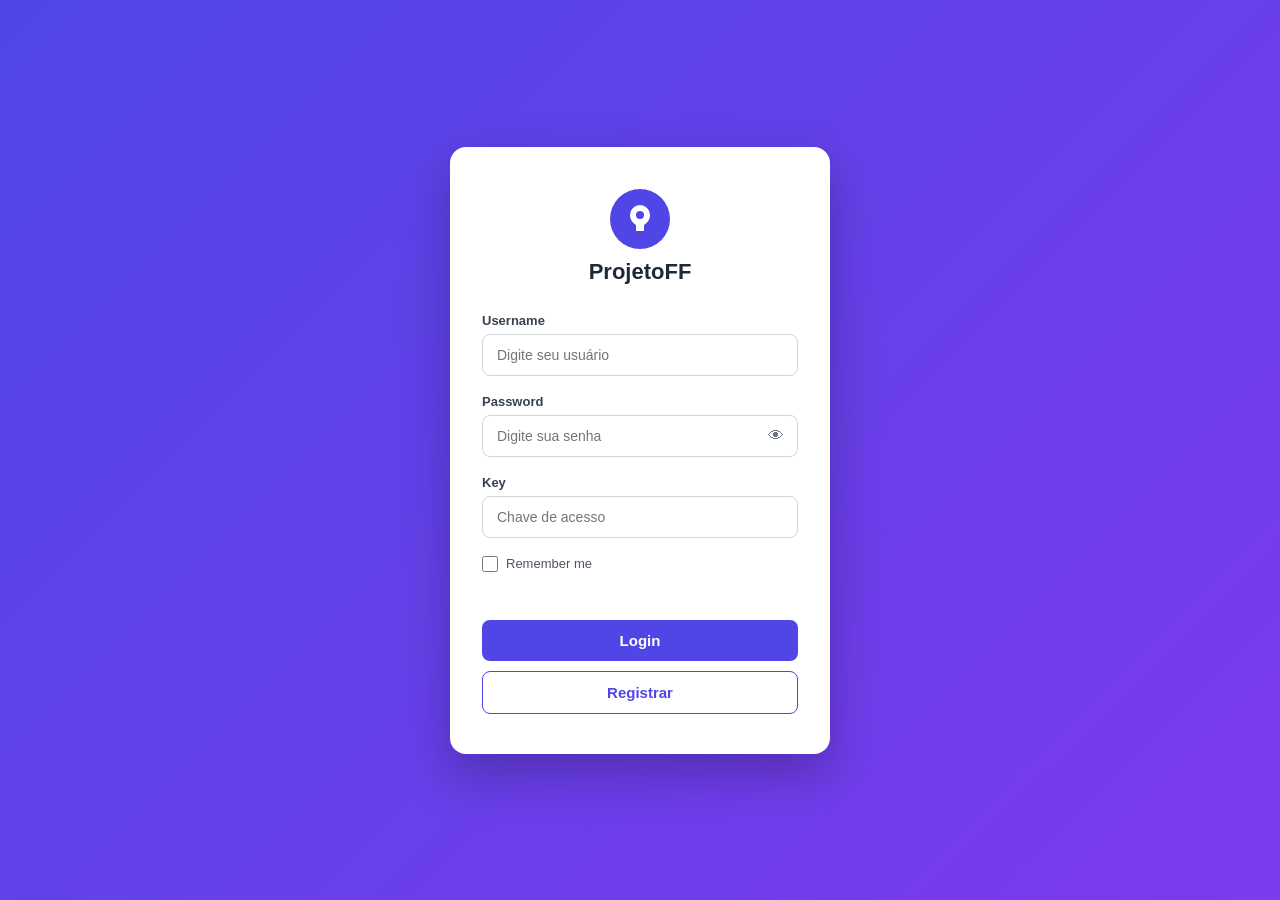
<file: index.html>
<!DOCTYPE html>
<html lang="pt-BR">
<head>
  <meta charset="UTF-8">
  <meta name="viewport" content="width=device-width, initial-scale=1.0">
  <title>Login</title>
  <link rel="stylesheet" href="style.css">
</head>
<body>
  <div class="login-container">
    <form class="login-card" id="loginForm">
      <div class="logo">
        <svg viewBox="0 0 64 64" width="64" height="64" aria-hidden="true">
          <circle cx="32" cy="32" r="30" fill="#4f46e5"/>
          <path d="M32 18a10 10 0 0 0-10 10c0 5 3 8 6 10v6h8v-6c3-2 6-5 6-10a10 10 0 0 0-10-10z" fill="#fff"/>
          <circle cx="32" cy="28" r="4" fill="#4f46e5"/>
        </svg>
        <h1>ProjetoFF</h1>
      </div>

      <div class="field">
        <label for="username">Username</label>
        <input type="text" id="username" name="username" placeholder="Digite seu usuário" autocomplete="username" required>
      </div>

      <div class="field">
        <label for="password">Password</label>
        <div class="input-with-icon">
          <input type="password" id="password" name="password" placeholder="Digite sua senha" autocomplete="current-password" required>
          <button type="button" class="toggle-visibility" id="togglePassword" aria-label="Mostrar senha">👁</button>
        </div>
      </div>

      <div class="field">
        <label for="key">Key</label>
        <input type="text" id="key" name="key" placeholder="Chave de acesso" autocomplete="off">
      </div>

      <div class="field-row">
        <label class="checkbox-label">
          <input type="checkbox" id="remember" name="remember">
          <span>Remember me</span>
        </label>
      </div>

      <div class="error-message" id="errorMessage"></div>

      <button type="submit" class="login-button">Login</button>
      <button type="button" class="register-button" id="registerButton">Registrar</button>
    </form>
  </div>

  <script src="script.js"></script>
</body>
</html>
</file>
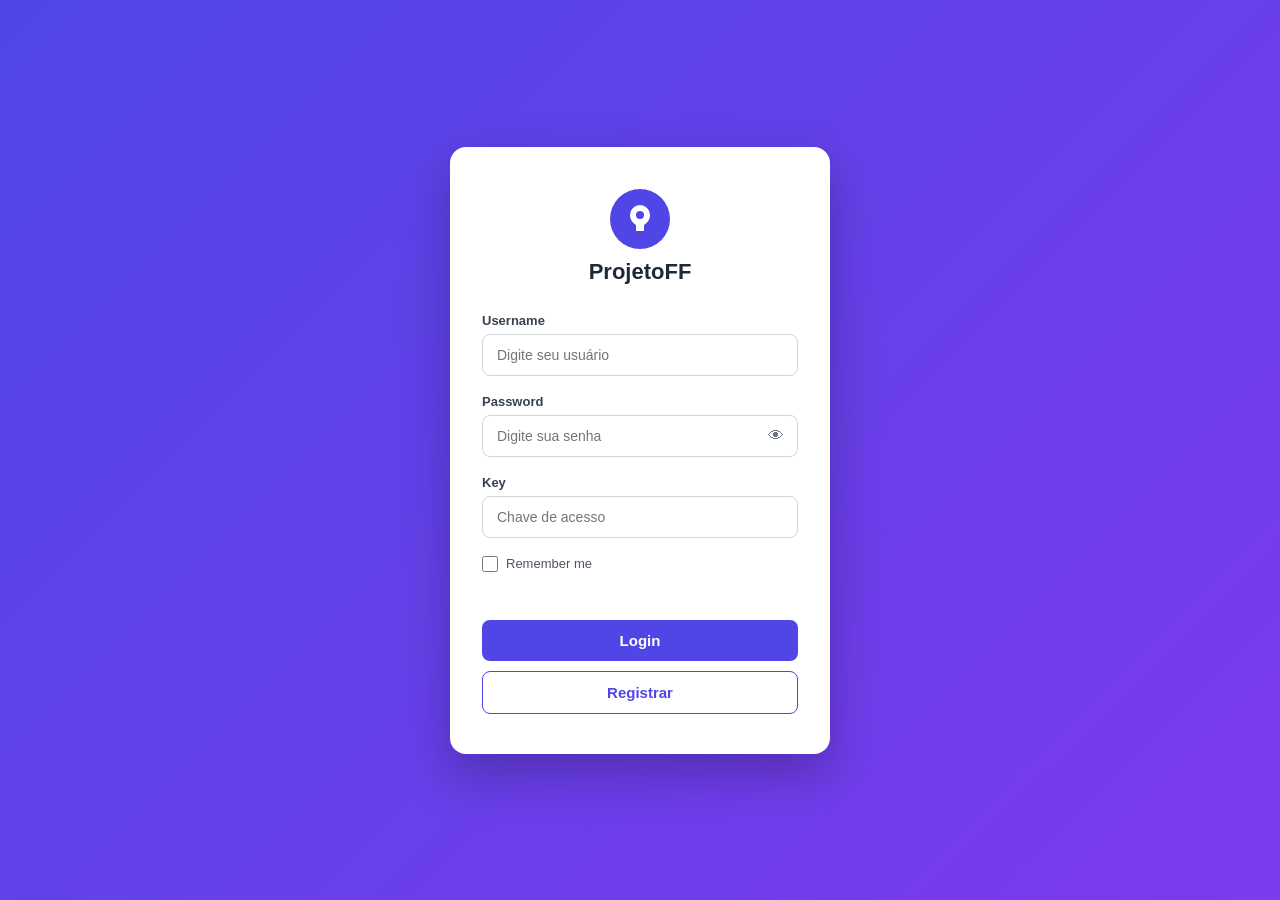
<file: dashboard.html>
<!DOCTYPE html>
<html lang="pt-BR">
<head>
  <meta charset="UTF-8">
  <meta name="viewport" content="width=device-width, initial-scale=1.0">
  <title>Painel</title>
  <link rel="stylesheet" href="style.css">
</head>
<body>
  <div class="login-container">
    <div class="dashboard-card">
      <div class="dashboard-header">
        <span>Olá, <strong id="usernameDisplay">usuário</strong></span>
        <button type="button" class="logout-button" id="logoutButton">Sair</button>
      </div>

      <div class="dashboard-columns">
        <div class="dashboard-column">
          <div class="column-title">
            <span class="column-icon">⚙️</span>
            <span>PREFERÊNCIAS</span>
          </div>
          <ul class="column-list">
            <li><button type="button">Perfil</button></li>
            <li><button type="button">Notificações</button></li>
            <li><button type="button">Idioma</button></li>
            <li><button type="button">Tema</button></li>
          </ul>
        </div>

        <div class="dashboard-column">
          <div class="column-title">
            <span class="column-icon">🛡️</span>
            <span>SEGURANÇA</span>
          </div>
          <ul class="column-list">
            <li><button type="button">Alterar senha</button></li>
            <li><button type="button">Sessões ativas</button></li>
          </ul>
        </div>
      </div>
    </div>
  </div>

  <script src="dashboard.js"></script>
</body>
</html>
</file>
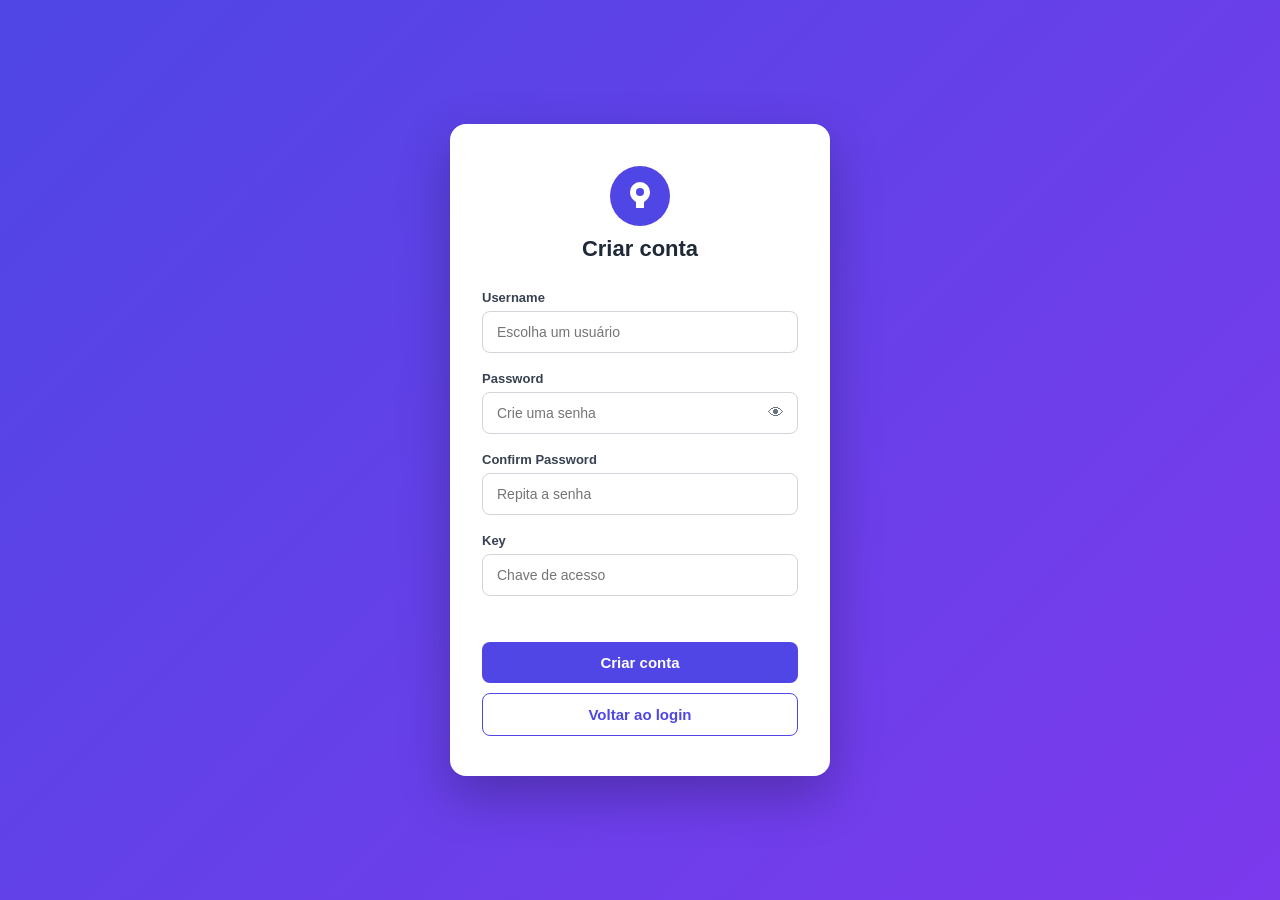
<file: register.html>
<!DOCTYPE html>
<html lang="pt-BR">
<head>
  <meta charset="UTF-8">
  <meta name="viewport" content="width=device-width, initial-scale=1.0">
  <title>Registrar</title>
  <link rel="stylesheet" href="style.css">
</head>
<body>
  <div class="login-container">
    <form class="login-card" id="registerForm">
      <div class="logo">
        <svg viewBox="0 0 64 64" width="64" height="64" aria-hidden="true">
          <circle cx="32" cy="32" r="30" fill="#4f46e5"/>
          <path d="M32 18a10 10 0 0 0-10 10c0 5 3 8 6 10v6h8v-6c3-2 6-5 6-10a10 10 0 0 0-10-10z" fill="#fff"/>
          <circle cx="32" cy="28" r="4" fill="#4f46e5"/>
        </svg>
        <h1>Criar conta</h1>
      </div>

      <div class="field">
        <label for="username">Username</label>
        <input type="text" id="username" name="username" placeholder="Escolha um usuário" autocomplete="username" required>
      </div>

      <div class="field">
        <label for="password">Password</label>
        <div class="input-with-icon">
          <input type="password" id="password" name="password" placeholder="Crie uma senha" autocomplete="new-password" required>
          <button type="button" class="toggle-visibility" id="togglePassword" aria-label="Mostrar senha">👁</button>
        </div>
      </div>

      <div class="field">
        <label for="confirmPassword">Confirm Password</label>
        <input type="password" id="confirmPassword" name="confirmPassword" placeholder="Repita a senha" autocomplete="new-password" required>
      </div>

      <div class="field">
        <label for="key">Key</label>
        <input type="text" id="key" name="key" placeholder="Chave de acesso" autocomplete="off">
      </div>

      <div class="error-message" id="errorMessage"></div>

      <button type="submit" class="login-button">Criar conta</button>
      <button type="button" class="register-button" id="backToLogin">Voltar ao login</button>
    </form>
  </div>

  <script src="register.js"></script>
</body>
</html>
</file>
<file: style.css>
* {
  box-sizing: border-box;
  margin: 0;
  padding: 0;
}

body {
  min-height: 100vh;
  display: flex;
  align-items: center;
  justify-content: center;
  font-family: -apple-system, BlinkMacSystemFont, "Segoe UI", Roboto, Helvetica, Arial, sans-serif;
  background: linear-gradient(135deg, #4f46e5 0%, #7c3aed 100%);
  padding: 16px;
}

.login-container {
  width: 100%;
  display: flex;
  justify-content: center;
}

.login-card {
  width: 100%;
  max-width: 380px;
  background: #ffffff;
  border-radius: 16px;
  padding: 40px 32px;
  box-shadow: 0 20px 50px rgba(0, 0, 0, 0.25);
}

.logo {
  display: flex;
  flex-direction: column;
  align-items: center;
  gap: 8px;
  margin-bottom: 28px;
}

.logo h1 {
  font-size: 22px;
  color: #1f2937;
  font-weight: 700;
}

.field {
  margin-bottom: 18px;
}

.field label {
  display: block;
  font-size: 13px;
  font-weight: 600;
  color: #374151;
  margin-bottom: 6px;
}

.field input[type="text"],
.field input[type="password"] {
  width: 100%;
  padding: 12px 14px;
  border: 1px solid #d1d5db;
  border-radius: 8px;
  font-size: 14px;
  transition: border-color 0.2s, box-shadow 0.2s;
}

.field input:focus {
  outline: none;
  border-color: #4f46e5;
  box-shadow: 0 0 0 3px rgba(79, 70, 229, 0.15);
}

.input-with-icon {
  position: relative;
}

.input-with-icon input {
  padding-right: 44px;
}

.toggle-visibility {
  position: absolute;
  right: 8px;
  top: 50%;
  transform: translateY(-50%);
  background: none;
  border: none;
  cursor: pointer;
  font-size: 16px;
  padding: 4px 6px;
  color: #6b7280;
}

.field-row {
  display: flex;
  align-items: center;
  margin-bottom: 20px;
}

.checkbox-label {
  display: flex;
  align-items: center;
  gap: 8px;
  font-size: 13px;
  color: #4b5563;
  cursor: pointer;
}

.checkbox-label input[type="checkbox"] {
  width: 16px;
  height: 16px;
  cursor: pointer;
}

.error-message {
  color: #dc2626;
  font-size: 13px;
  min-height: 16px;
  margin-bottom: 12px;
  text-align: center;
}

.login-button {
  width: 100%;
  padding: 12px;
  background: #4f46e5;
  color: #fff;
  border: none;
  border-radius: 8px;
  font-size: 15px;
  font-weight: 600;
  cursor: pointer;
  transition: background 0.2s;
}

.login-button:hover {
  background: #4338ca;
}

.login-button:active {
  background: #3730a3;
}

.register-button {
  width: 100%;
  padding: 12px;
  margin-top: 10px;
  background: transparent;
  color: #4f46e5;
  border: 1px solid #4f46e5;
  border-radius: 8px;
  font-size: 15px;
  font-weight: 600;
  cursor: pointer;
  transition: background 0.2s, color 0.2s;
}

.register-button:hover {
  background: #4f46e5;
  color: #fff;
}

.register-button:active {
  background: #3730a3;
  border-color: #3730a3;
}

.dashboard-card {
  width: 100%;
  max-width: 560px;
  background: #ffffff;
  border-radius: 16px;
  padding: 28px 32px;
  box-shadow: 0 20px 50px rgba(0, 0, 0, 0.25);
}

.dashboard-header {
  display: flex;
  align-items: center;
  justify-content: space-between;
  padding-bottom: 18px;
  margin-bottom: 20px;
  border-bottom: 1px solid #e5e7eb;
  font-size: 15px;
  color: #1f2937;
}

.dashboard-header strong {
  color: #4f46e5;
}

.logout-button {
  background: transparent;
  border: 1px solid #d1d5db;
  color: #4b5563;
  border-radius: 8px;
  padding: 6px 14px;
  font-size: 13px;
  cursor: pointer;
  transition: background 0.2s, border-color 0.2s;
}

.logout-button:hover {
  background: #f3f4f6;
  border-color: #9ca3af;
}

.dashboard-columns {
  display: flex;
  gap: 24px;
}

.dashboard-column {
  flex: 1;
  min-width: 0;
}

.column-title {
  display: flex;
  align-items: center;
  gap: 8px;
  font-size: 13px;
  font-weight: 700;
  letter-spacing: 0.03em;
  color: #374151;
  margin-bottom: 12px;
}

.column-icon {
  font-size: 16px;
}

.column-list {
  list-style: none;
  display: flex;
  flex-direction: column;
  gap: 8px;
}

.column-list button {
  width: 100%;
  text-align: left;
  padding: 10px 12px;
  background: #f6f7fb;
  border: 1px solid #e5e7eb;
  border-radius: 8px;
  font-size: 13.5px;
  color: #1f2937;
  cursor: pointer;
  transition: background 0.15s, border-color 0.15s;
}

.column-list button:hover {
  background: #eef0ff;
  border-color: #c7d2fe;
}

@media (max-width: 480px) {
  .dashboard-columns {
    flex-direction: column;
  }
}
</file>
